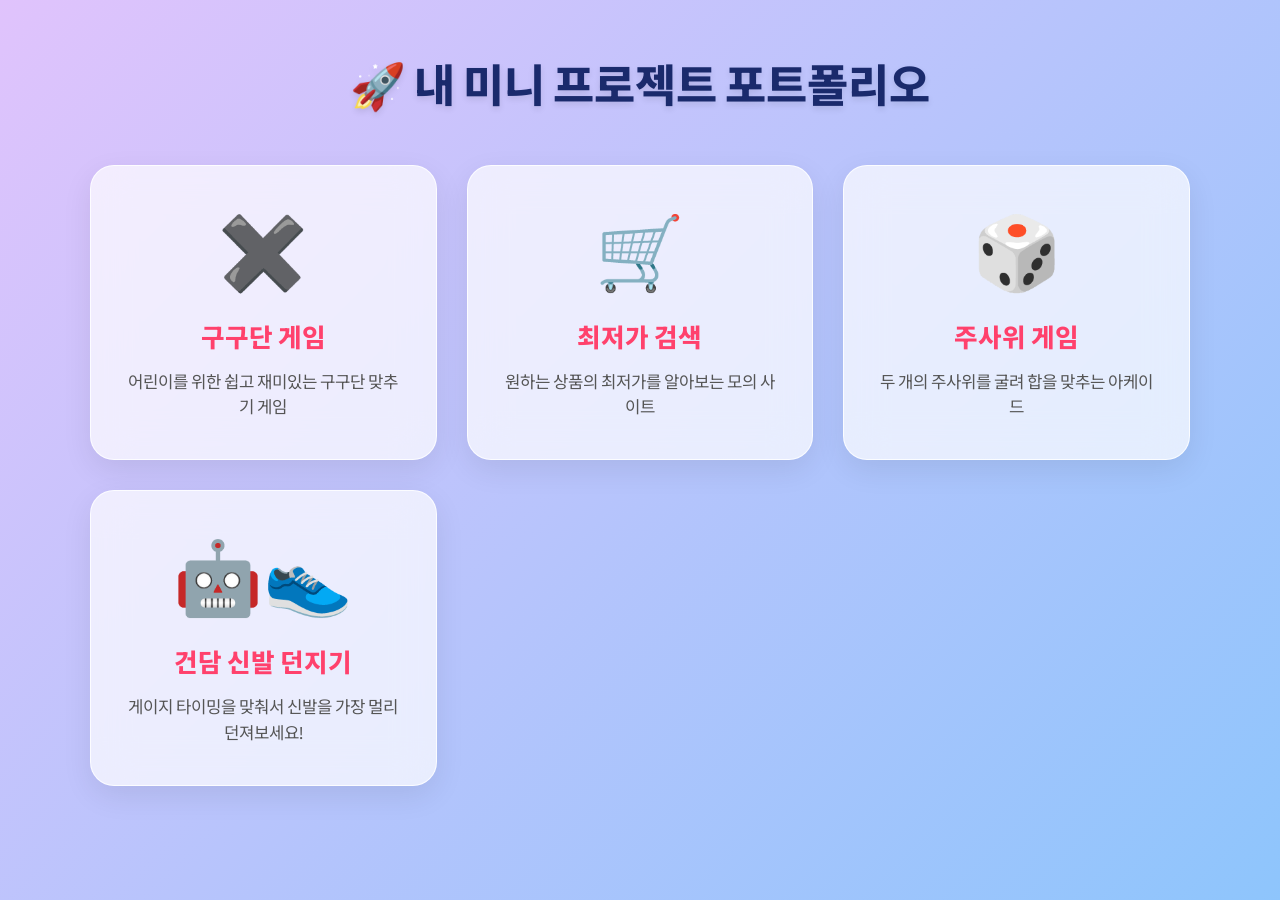
<file: index.html>
<!DOCTYPE html>
<html lang="ko">
<head>
    <meta charset="UTF-8">
    <meta name="viewport" content="width=device-width, initial-scale=1.0">
    <title>내 미니 프로젝트 모음</title>
    <style>
        @import url('https://fonts.googleapis.com/css2?family=Outfit:wght@400;600;800&family=Noto+Sans+KR:wght@400;700&display=swap');
        * { box-sizing: border-box; margin: 0; padding: 0; font-family: 'Outfit', 'Noto Sans KR', sans-serif; }
        body {
            background: linear-gradient(135deg, #e0c3fc 0%, #8ec5fc 100%);
            min-height: 100vh;
            display: flex;
            flex-direction: column;
            align-items: center;
            padding: 50px 20px;
            color: #333;
        }
        h1 {
            font-size: 2.8rem;
            margin-bottom: 50px;
            color: #1a2a6c;
            text-shadow: 0 3px 6px rgba(0,0,0,0.1);
            font-weight: 800;
        }
        .grid-container {
            display: grid;
            grid-template-columns: repeat(auto-fit, minmax(280px, 1fr));
            gap: 30px;
            width: 100%;
            max-width: 1100px;
        }
        .card {
            background: rgba(255, 255, 255, 0.7);
            backdrop-filter: blur(20px);
            border-radius: 24px;
            padding: 40px 30px;
            text-align: center;
            text-decoration: none;
            color: inherit;
            box-shadow: 0 10px 30px rgba(0,0,0,0.08);
            transition: all 0.4s cubic-bezier(0.175, 0.885, 0.32, 1.275);
            border: 1px solid rgba(255,255,255,0.8);
        }
        .card:hover {
            transform: translateY(-12px) scale(1.02);
            box-shadow: 0 20px 40px rgba(0,0,0,0.15);
            background: rgba(255, 255, 255, 0.9);
        }
        .card-icon {
            font-size: 4.5rem;
            margin-bottom: 20px;
        }
        .card-title {
            font-size: 1.6rem;
            font-weight: 800;
            margin-bottom: 15px;
            color: #FF416C;
        }
        .card-desc {
            font-size: 1.05rem;
            color: #555;
            line-height: 1.5;
        }
    </style>
</head>
<body>
    <h1>🚀 내 미니 프로젝트 포트폴리오</h1>
    <div class="grid-container">
        <a href="./gugudan/index.html" class="card">
            <div class="card-icon">✖️</div>
            <div class="card-title">구구단 게임</div>
            <div class="card-desc">어린이를 위한 쉽고 재미있는 구구단 맞추기 게임</div>
        </a>
        <a href="./최저가검색/index.html" class="card">
            <div class="card-icon">🛒</div>
            <div class="card-title">최저가 검색</div>
            <div class="card-desc">원하는 상품의 최저가를 알아보는 모의 사이트</div>
        </a>
        <a href="./dice/index.html" class="card">
            <div class="card-icon">🎲</div>
            <div class="card-title">주사위 게임</div>
            <div class="card-desc">두 개의 주사위를 굴려 합을 맞추는 아케이드</div>
        </a>
        <a href="./gundam-shoe/index.html" class="card">
            <div class="card-icon">🤖👟</div>
            <div class="card-title">건담 신발 던지기</div>
            <div class="card-desc">게이지 타이밍을 맞춰서 신발을 가장 멀리 던져보세요!</div>
        </a>
    </div>
</body>
</html>
</file>
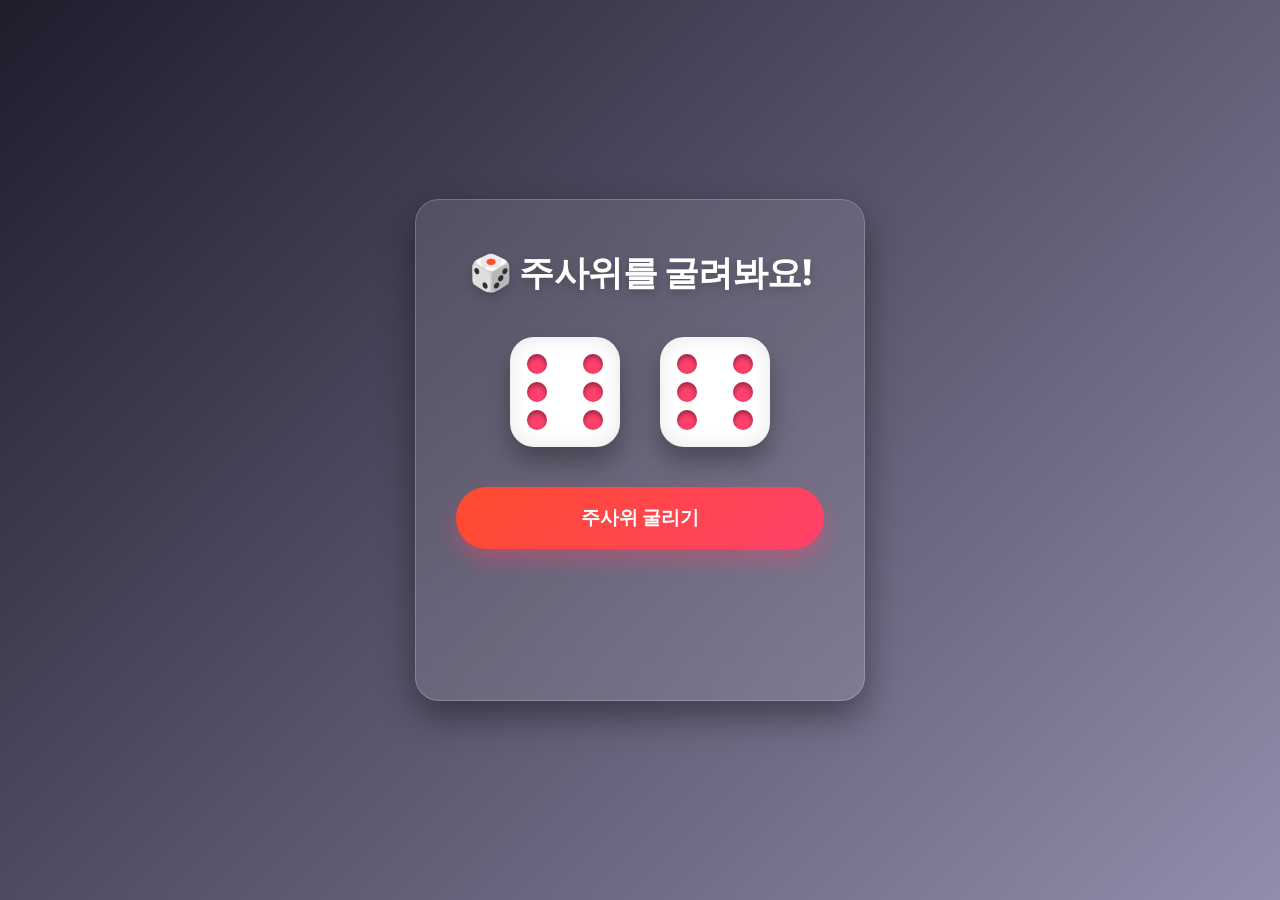
<file: dice/index.html>
<!DOCTYPE html>
<html lang="ko">
<head>
    <meta charset="UTF-8">
    <meta name="viewport" content="width=device-width, initial-scale=1.0">
    <title>주사위 게임</title>
    <meta name="description" content="두 개의 주사위를 굴리고 숫자의 합을 파악해 보세요!">
    <link rel="stylesheet" href="style.css">
</head>
<body>
    <main class="game-container">
        <h1>🎲 주사위를 굴려봐요!</h1>
        
        <div class="dice-wrapper">
            <div class="dice" id="dice1" aria-label="첫 번째 주사위" role="img">
                <!-- 주사위 눈이 스크립트를 통해 생성됩니다 -->
            </div>
            <div class="dice" id="dice2" aria-label="두 번째 주사위" role="img">
                <!-- 주사위 눈이 스크립트를 통해 생성됩니다 -->
            </div>
        </div>

        <button id="rollBtn">주사위 굴리기</button>
        
        <div id="result" class="result hidden" aria-live="polite">
            결과 대기 중...
        </div>
    </main>
    <script src="script.js"></script>
</body>
</html>
</file>
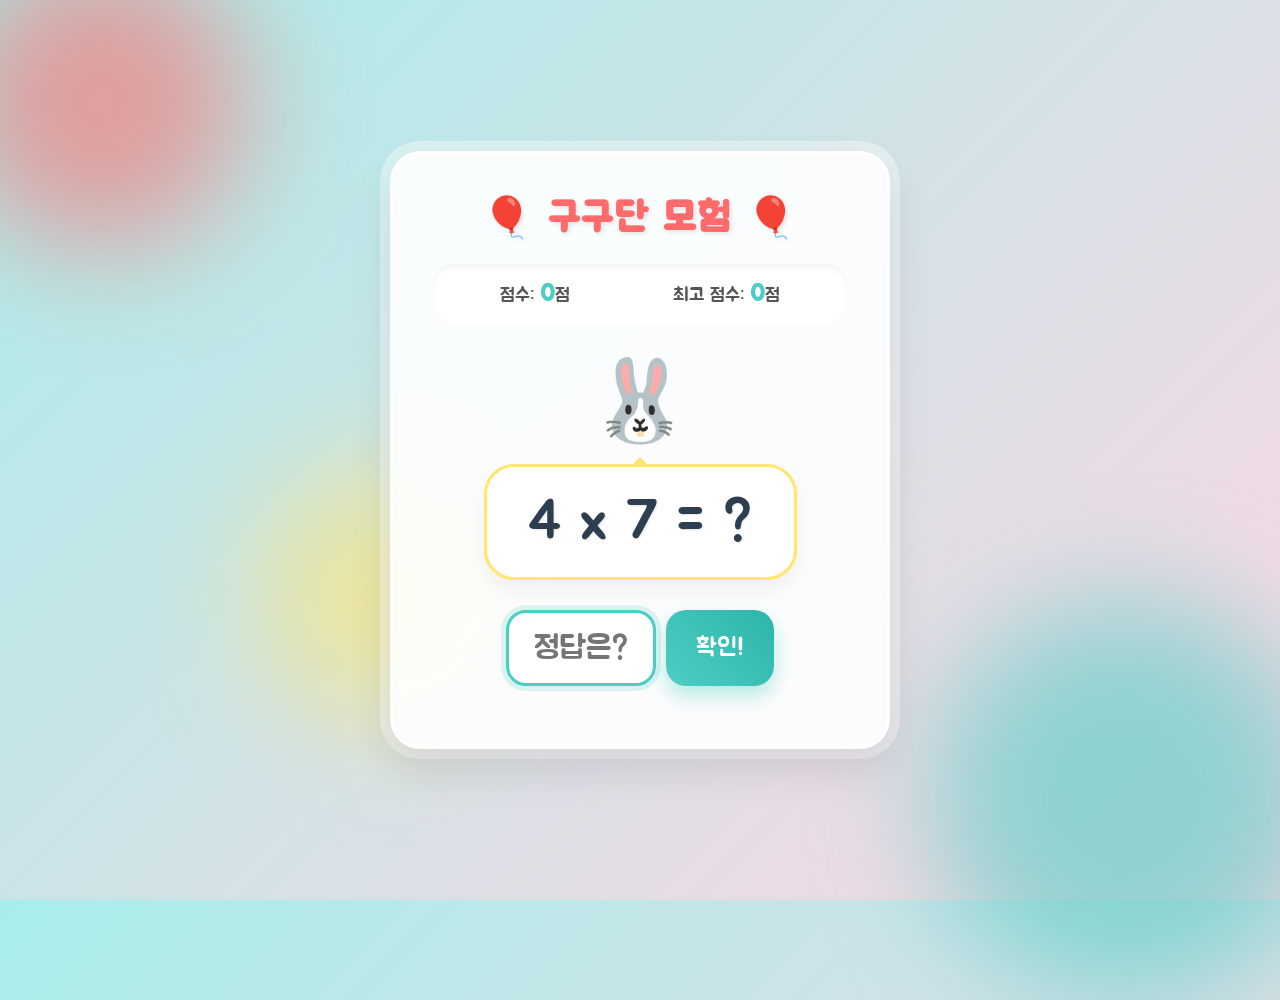
<file: gugudan/index.html>
<!DOCTYPE html>
<html lang="ko">
<head>
    <meta charset="UTF-8">
    <meta name="viewport" content="width=device-width, initial-scale=1.0">
    <title>재미있는 구구단 게임!</title>
    <meta name="description" content="초등학생들을 위한 구구단 연습 게임입니다. 귀여운 동물들과 함께 재미있게 구구단을 외워보세요!">
    <link rel="preconnect" href="https://fonts.googleapis.com">
    <link rel="preconnect" href="https://fonts.gstatic.com" crossorigin>
    <link href="https://fonts.googleapis.com/css2?family=Jua&display=swap" rel="stylesheet">
    <link rel="stylesheet" href="style.css">
</head>
<body>
    <div class="background-decor">
        <div class="circle circle-1"></div>
        <div class="circle circle-2"></div>
        <div class="circle circle-3"></div>
    </div>
    
    <div class="game-container">
        <header>
            <h1>🎈 구구단 모험 🎈</h1>
            <div class="score-board">
                <span>점수: <strong id="score">0</strong>점</span>
                <span>최고 점수: <strong id="high-score">0</strong>점</span>
            </div>
        </header>

        <main>
            <div class="question-container">
                <div class="animal-avatar" id="avatar">🐯</div>
                <div class="speech-bubble">
                    <span id="question" class="question-text">2 x 3 = ?</span>
                </div>
            </div>

            <div class="input-container">
                <input type="number" id="answer" autocomplete="off" placeholder="정답은?" autofocus>
                <button id="submit-btn" class="glow-button">확인!</button>
            </div>

            <div id="feedback" class="feedback-message hidden">
                <!-- 피드백 메시지가 여기에 나타납니다 -->
            </div>
        </main>
    </div>

    <script src="script.js"></script>
</body>
</html>
</file>
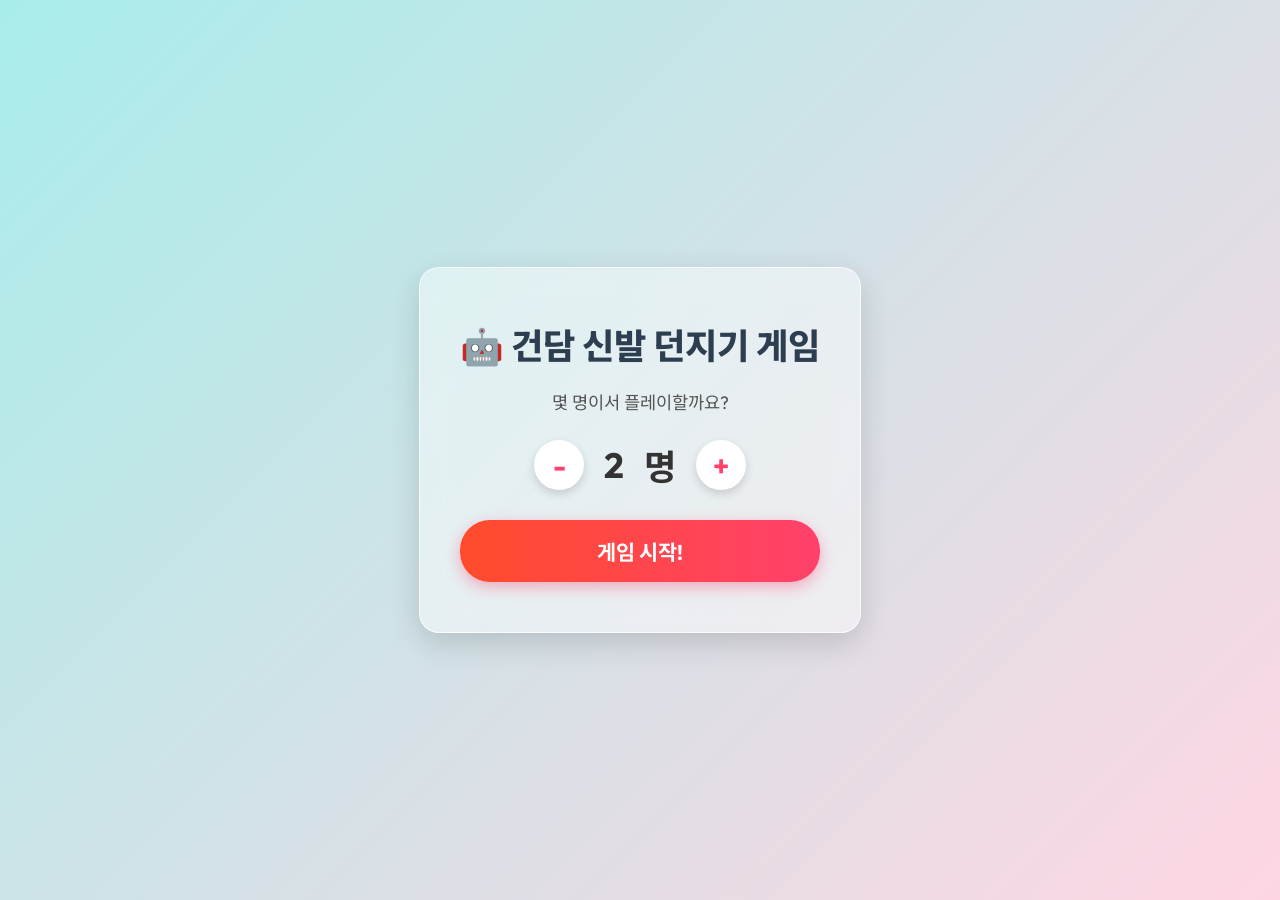
<file: gundam-shoe/index.html>
<!DOCTYPE html>
<html lang="ko">
<head>
    <meta charset="UTF-8">
    <meta name="viewport" content="width=device-width, initial-scale=1.0">
    <title>2등신 건담 신발 던지기 게임!</title>
    <link rel="stylesheet" href="style.css">
</head>
<body>
    <!-- 1. Intro Screen: 인원 설정 -->
    <div id="intro-screen" class="screen active">
        <div class="glass-card">
            <h1>🤖 건담 신발 던지기 게임</h1>
            <p>몇 명이서 플레이할까요?</p>
            <div class="player-input-group">
                <button id="minus-btn" class="circle-btn">-</button>
                <span id="player-count">2</span><span> 명</span>
                <button id="plus-btn" class="circle-btn">+</button>
            </div>
            <button id="start-btn" class="primary-btn">게임 시작!</button>
        </div>
    </div>

    <!-- 2. Main Game Screen: 실제 게임 화면 -->
    <div id="game-screen" class="screen">
        <div class="top-bar">
            <span id="turn-indicator">플레이어 1 차례</span>
        </div>
        
        <div class="game-area">
            <div class="gundam-container">
                <img src="gundam.png" id="gundam-img" alt="SD 건담">
                <img src="shoe.png" id="shoe-img" alt="신발">
            </div>
            
            <div class="distance-marker hidden" id="distance-marker">
                <span id="distance-text">0m</span>
            </div>
            
            <div class="gauge-container">
                <div class="gauge-bar">
                    <div id="gauge-fill" class="gauge-fill"></div>
                </div>
                <!-- 노란색 목표 구역 (타이밍 맞추기) -->
                <div class="target-zone"></div>
            </div>
        </div>

        <div class="bottom-controls">
            <button id="action-btn" class="primary-btn"> 파워 충전 중... 누르세요!</button>
            <p class="guide-text">게이지가 우측의 노란색 구역에 올 때 타이밍을 맞춰서 클릭하세요!</p>
        </div>
    </div>

    <!-- 3. Result Screen: 승자 순위표 -->
    <div id="result-screen" class="screen">
        <div class="glass-card result-card">
            <h1>🏆 게임 결과</h1>
            <div id="ranking-list" class="ranking-list">
                <!-- Javascript 안에서 동적으로 추가 -->
            </div>
            <button id="restart-btn" class="primary-btn">다시 하기</button>
        </div>
    </div>

    <script src="script.js"></script>
</body>
</html>
</file>
<file: dice/style.css>
/* 폰트 설정: 깨끗하고 모던한 느낌을 주는 Outfit 폰트를 사용 */
@import url('https://fonts.googleapis.com/css2?family=Outfit:wght@400;600;800&display=swap');

* {
    box-sizing: border-box;
    margin: 0;
    padding: 0;
    font-family: 'Outfit', 'Pretendard', sans-serif;
}

body {
    /* 트렌디하고 화려한 그라디언트 배경 */
    background: linear-gradient(135deg, #1f1c2c 0%, #928DAB 100%);
    min-height: 100vh;
    display: flex;
    justify-content: center;
    align-items: center;
    color: #fff;
    overflow: hidden;
}

/* Glassmorphism 메인 카드 컨테이너 */
.game-container {
    background: rgba(255, 255, 255, 0.1);
    backdrop-filter: blur(20px);
    -webkit-backdrop-filter: blur(20px);
    border-radius: 24px;
    padding: 50px 40px;
    text-align: center;
    box-shadow: 0 15px 35px rgba(0, 0, 0, 0.4);
    border: 1px solid rgba(255, 255, 255, 0.2);
    width: 90%;
    max-width: 450px;
    display: flex;
    flex-direction: column;
    align-items: center;
}

h1 {
    font-size: 2.2rem;
    margin-bottom: 40px;
    font-weight: 800;
    letter-spacing: -0.5px;
    text-shadow: 0 4px 10px rgba(0, 0, 0, 0.2);
}

.dice-wrapper {
    display: flex;
    justify-content: center;
    gap: 40px;
    margin-bottom: 40px;
}

/* 주사위 본체 스타일 개선 */
.dice {
    width: 110px;
    height: 110px;
    background: #fff;
    border-radius: 24px;
    box-shadow: 
        inset 0 0 20px rgba(0, 0, 0, 0.1), 
        0 15px 25px rgba(0, 0, 0, 0.3);
    display: grid;
    /* 3x3 그리드로 주사위 눈 배치 환경 조성 */
    grid-template-areas:
        "a b c"
        "d e f"
        "g h i";
    grid-template-rows: repeat(3, 1fr);
    grid-template-columns: repeat(3, 1fr);
    padding: 15px;
    gap: 3px;
    transform-style: preserve-3d;
    transition: transform 0.2s cubic-bezier(0.175, 0.885, 0.32, 1.275);
}

/* 주사위 눈 스타일 */
.dot {
    background: #FF416C;
    border-radius: 50%;
    /* 입체감을 위한 내부 그림자 */
    box-shadow: inset 0 3px 5px rgba(0, 0, 0, 0.4);
    place-self: center;
    width: 20px;
    height: 20px;
}

/* 주사위 눈 위치 영역 매핑 */
.dot-a { grid-area: a; }
.dot-b { grid-area: b; }
.dot-c { grid-area: c; }
.dot-d { grid-area: d; }
.dot-e { grid-area: e; }
.dot-f { grid-area: f; }
.dot-g { grid-area: g; }
.dot-h { grid-area: h; }
.dot-i { grid-area: i; }

/* 주사위 굴리는 애니메이션 */
.rolling {
    animation: rollDice 0.6s cubic-bezier(0.455, 0.03, 0.515, 0.955) infinite;
}

@keyframes rollDice {
    0% { transform: rotate(0deg) scale(1) translateY(0); }
    25% { transform: rotate(-25deg) scale(1.1) translateY(-20px); }
    50% { transform: rotate(25deg) scale(1.05) translateY(-5px); }
    75% { transform: rotate(-15deg) scale(1.1) translateY(-15px); }
    100% { transform: rotate(0deg) scale(1) translateY(0); }
}

button {
    background: linear-gradient(135deg, #FF4B2B 0%, #FF416C 100%);
    border: none;
    color: white;
    padding: 18px 40px;
    font-size: 1.2rem;
    font-weight: 800;
    border-radius: 50px;
    cursor: pointer;
    box-shadow: 0 10px 20px rgba(255, 65, 108, 0.4);
    transition: all 0.3s cubic-bezier(0.175, 0.885, 0.32, 1.275);
    width: 100%;
}

button:hover {
    transform: translateY(-5px) scale(1.02);
    box-shadow: 0 15px 30px rgba(255, 65, 108, 0.6);
}

button:active {
    transform: translateY(2px) scale(0.98);
    box-shadow: 0 5px 10px rgba(255, 65, 108, 0.4);
}

button:disabled {
    background: #a8a8a8;
    box-shadow: none;
    cursor: not-allowed;
    transform: none;
}

.result {
    margin-top: 30px;
    font-size: 1.6rem;
    font-weight: 800;
    background: rgba(0, 0, 0, 0.25);
    padding: 18px 30px;
    border-radius: 16px;
    transition: all 0.4s ease;
    opacity: 1;
    transform: translateY(0);
    width: 100%;
}

.result.hidden {
    opacity: 0;
    transform: translateY(20px);
    pointer-events: none;
}

.highlight {
    color: #ffd700;
    font-size: 2.2rem;
    text-shadow: 0 2px 5px rgba(0,0,0,0.5);
}
</file>
<file: gugudan/style.css>
:root {
    --primary-color: #ff6b6b;
    --secondary-color: #4ecdc4;
    --accent-color: #ffe66d;
    --background-c: #f7fff7;
    --text-color: #2c3e50;
    --card-bg: rgba(255, 255, 255, 0.9);
}

* {
    box-sizing: border-box;
    margin: 0;
    padding: 0;
}

body {
    font-family: 'Jua', sans-serif;
    background: linear-gradient(135deg, #a8edea 0%, #fed6e3 100%);
    color: var(--text-color);
    display: flex;
    justify-content: center;
    align-items: center;
    min-height: 100vh;
    overflow: hidden;
    position: relative;
}

/* Background Decorations (Glassmorphism blobs) */
.background-decor {
    position: absolute;
    width: 100%;
    height: 100%;
    z-index: 0;
    pointer-events: none;
}

.circle {
    position: absolute;
    border-radius: 50%;
    filter: blur(60px);
    opacity: 0.6;
    animation: float 10s infinite ease-in-out alternate;
}

.circle-1 {
    width: 300px;
    height: 300px;
    background: var(--primary-color);
    top: -50px;
    left: -50px;
}

.circle-2 {
    width: 400px;
    height: 400px;
    background: var(--secondary-color);
    bottom: -100px;
    right: -50px;
    animation-delay: -3s;
}

.circle-3 {
    width: 250px;
    height: 250px;
    background: var(--accent-color);
    bottom: 20%;
    left: 20%;
    animation-delay: -6s;
}

@keyframes float {
    0% { transform: translateY(0) scale(1); }
    100% { transform: translateY(-30px) scale(1.1); }
}

.game-container {
    background: var(--card-bg);
    backdrop-filter: blur(10px);
    border-radius: 30px;
    padding: 40px;
    box-shadow: 0 20px 40px rgba(0,0,0,0.1), 0 0 0 10px rgba(255,255,255,0.4);
    width: 90%;
    max-width: 500px;
    z-index: 1;
    text-align: center;
    position: relative;
    border: 3px solid rgba(255, 255, 255, 0.8);
}

header h1 {
    font-size: 2.5rem;
    color: var(--primary-color);
    margin-bottom: 20px;
    text-shadow: 2px 2px 4px rgba(0,0,0,0.1);
    letter-spacing: 2px;
}

.score-board {
    display: flex;
    justify-content: space-around;
    background: #fff;
    padding: 15px;
    border-radius: 20px;
    box-shadow: inset 0 3px 6px rgba(0,0,0,0.05);
    margin-bottom: 30px;
    font-size: 1.2rem;
    color: #555;
}

.score-board strong {
    color: var(--secondary-color);
    font-size: 1.5rem;
}

.question-container {
    display: flex;
    flex-direction: column;
    align-items: center;
    margin-bottom: 30px;
}

.animal-avatar {
    font-size: 5rem;
    margin-bottom: 10px;
    animation: bounce 2s infinite;
}

@keyframes bounce {
    0%, 100% { transform: translateY(0); }
    50% { transform: translateY(-10px); }
}

.speech-bubble {
    background: #fff;
    padding: 20px 40px;
    border-radius: 30px;
    position: relative;
    box-shadow: 0 10px 20px rgba(0,0,0,0.05);
    border: 3px solid var(--accent-color);
}

.speech-bubble::before {
    content: '';
    position: absolute;
    top: -20px;
    left: 50%;
    transform: translateX(-50%);
    border-width: 10px;
    border-style: solid;
    border-color: transparent transparent var(--accent-color) transparent;
}

.question-text {
    font-size: 3.5rem;
    color: var(--text-color);
    text-shadow: 1px 1px 2px rgba(0,0,0,0.1);
}

.input-container {
    display: flex;
    gap: 10px;
    justify-content: center;
    margin-bottom: 20px;
}

input[type="number"] {
    width: 150px;
    padding: 15px;
    font-size: 2rem;
    border: 3px solid #eee;
    border-radius: 20px;
    text-align: center;
    font-family: 'Jua', sans-serif;
    color: var(--text-color);
    outline: none;
    transition: all 0.3s;
    box-shadow: inset 0 3px 6px rgba(0,0,0,0.05);
}

input[type="number"]:focus {
    border-color: var(--secondary-color);
    box-shadow: 0 0 0 5px rgba(78, 205, 196, 0.2);
}

/* Chrome, Safari, Edge, Opera 숨기기 (넘버 input 화살표) */
input::-webkit-outer-spin-button,
input::-webkit-inner-spin-button {
  -webkit-appearance: none;
  margin: 0;
}
input[type=number] {
  -moz-appearance: textfield;
}

.glow-button {
    background: linear-gradient(45deg, var(--secondary-color), #2db5a9);
    color: white;
    border: none;
    padding: 15px 30px;
    font-size: 1.5rem;
    border-radius: 20px;
    cursor: pointer;
    font-family: 'Jua', sans-serif;
    box-shadow: 0 10px 20px rgba(78, 205, 196, 0.4);
    transition: all 0.2s;
}

.glow-button:hover {
    transform: translateY(-3px) scale(1.05);
    box-shadow: 0 15px 25px rgba(78, 205, 196, 0.6);
}

.glow-button:active {
    transform: translateY(2px);
    box-shadow: 0 5px 10px rgba(78, 205, 196, 0.4);
}

.feedback-message {
    font-size: 1.5rem;
    padding: 15px;
    border-radius: 15px;
    margin-top: 20px;
    animation: popIn 0.5s cubic-bezier(0.175, 0.885, 0.32, 1.275);
}

@keyframes popIn {
    0% { transform: scale(0.5); opacity: 0; }
    100% { transform: scale(1); opacity: 1; }
}

.feedback-message.hidden {
    display: none;
}

.feedback-success {
    background-color: rgba(78, 205, 196, 0.2);
    color: #2db5a9;
    border: 2px solid var(--secondary-color);
}

.feedback-error {
    background-color: rgba(255, 107, 107, 0.2);
    color: #e63946;
    border: 2px solid var(--primary-color);
}

/* 칭찬 애니메이션 (별가루) 용 */
.confetti {
    position: absolute;
    width: 10px;
    height: 10px;
    background-color: #f2d74e;
    z-index: 10;
}
</file>
<file: gundam-shoe/style.css>
/* 모던한 아케이드 감성의 폰트 및 디자인 요소 매핑 */
@import url('https://fonts.googleapis.com/css2?family=Outfit:wght@400;600;800&family=Noto+Sans+KR:wght@400;700&display=swap');

* {
    box-sizing: border-box;
    margin: 0;
    padding: 0;
    font-family: 'Outfit', 'Noto Sans KR', sans-serif;
}

body {
    /* 하늘과 바닥 같은 느낌을 주는 부드러운 배경색 */
    background: linear-gradient(135deg, #a8edea 0%, #fed6e3 100%);
    min-height: 100vh;
    display: flex;
    justify-content: center;
    align-items: center;
    color: #333;
    overflow: hidden; /* 신발이 화면 밖으로 날아갈 때의 스크롤바 방지 */
}

/* 각각의 화면(Intro, Game, Result) 공통 스타일 설정 */
.screen {
    display: none;
    width: 100%;
    height: 100vh;
    position: absolute;
    top: 0;
    left: 0;
}

.screen.active {
    display: flex;
    justify-content: center;
    align-items: center;
    flex-direction: column;
}

/* 공통 Glassmorphism 스타일 */
.glass-card {
    background: rgba(255, 255, 255, 0.45);
    backdrop-filter: blur(15px);
    border-radius: 20px;
    padding: 50px 40px;
    text-align: center;
    box-shadow: 0 10px 30px rgba(0,0,0,0.15);
    border: 1px solid rgba(255,255,255,0.7);
    min-width: 380px;
}

h1 {
    font-size: 2.2rem;
    margin-bottom: 20px;
    color: #2c3e50;
    font-weight: 800;
}

p {
    margin-bottom: 25px;
    font-size: 1.1rem;
    color: #555;
}

/* 인원수 조절 영역 */
.player-input-group {
    display: flex;
    align-items: center;
    justify-content: center;
    gap: 20px;
    margin-bottom: 30px;
    font-size: 2.2rem;
    font-weight: bold;
}

.circle-btn {
    width: 50px;
    height: 50px;
    border-radius: 50%;
    border: none;
    background: #fff;
    color: #FF416C;
    font-size: 1.8rem;
    font-weight: bold;
    cursor: pointer;
    box-shadow: 0 4px 10px rgba(0,0,0,0.15);
    transition: transform 0.2s, background 0.2s;
}

.circle-btn:hover {
    transform: scale(1.1);
    background: #FF416C;
    color: #fff;
}

/* 핵심 메인 버튼 */
.primary-btn {
    background: linear-gradient(to right, #FF4B2B, #FF416C);
    border: none;
    color: white;
    padding: 16px 30px;
    font-size: 1.3rem;
    font-weight: 700;
    border-radius: 30px;
    cursor: pointer;
    box-shadow: 0 5px 15px rgba(255, 65, 108, 0.4);
    transition: all 0.3s ease;
    width: 100%;
}

.primary-btn:hover:not(:disabled) {
    transform: translateY(-5px);
    box-shadow: 0 10px 25px rgba(255, 65, 108, 0.6);
}

.primary-btn:disabled {
    background: #aaa;
    box-shadow: none;
    cursor: not-allowed;
}

/* 게임 플레이 화면 UI 구성 */
.top-bar {
    position: absolute;
    top: 30px;
    left: 30px;
    background: rgba(255, 255, 255, 0.9);
    padding: 12px 25px;
    border-radius: 30px;
    font-size: 1.4rem;
    font-weight: 800;
    color: #FF416C;
    box-shadow: 0 4px 15px rgba(0,0,0,0.15);
}

.game-area {
    position: relative;
    width: 100%;
    height: 60vh;
    display: flex;
    align-items: flex-end;
    padding: 0 50px;
    border-bottom: 8px solid #8e44ad; /* 가상의 땅 속성 부여 */
}

/* 건담과 신발 컨테이너 공간 */
.gundam-container {
    position: relative;
    width: 180px;
    height: 220px;
    margin-bottom: 15px;
    z-index: 10;
}

#gundam-img {
    width: 100%;
    height: 100%;
    object-fit: contain;
    /* 숨쉬기 등의 가벼운 무한 애니메이션 */
    animation: float 2.5s ease-in-out infinite;
}

/* 건담 이미지를 살짝 떠오르게 */
@keyframes float {
    0%, 100% { transform: translateY(0); }
    50% { transform: translateY(-10px); }
}

/* 건담 발차기 액션 용 */
.kick {
    animation: kickAnim 0.3s ease !important;
}

@keyframes kickAnim {
    0% { transform: rotate(0deg) scale(1) translateX(0); }
    50% { transform: rotate(15deg) scale(1.05) translateX(15px); }
    100% { transform: rotate(0deg) scale(1) translateX(0); }
}

/* 신발(Object) */
#shoe-img {
    position: absolute;
    width: 60px;
    height: 60px;
    object-fit: contain;
    bottom: 20px;
    left: 100px; /* 건담 옆쪽으로 배치 */
    /* 트랜지션은 스크립트에서 순간 할당하여 포물선을 구현 */
}

/* 타이밍 측정 게이지바 구역 */
.gauge-container {
    position: absolute;
    bottom: 50px;
    left: 50%;
    transform: translateX(-50%);
    width: 400px;
    height: 35px;
    background: rgba(255, 255, 255, 0.7);
    border-radius: 20px;
    border: 3px solid #fff;
    overflow: hidden;
    box-shadow: inset 0 3px 5px rgba(0,0,0,0.1);
}

.gauge-bar {
    width: 100%;
    height: 100%;
    position: relative;
}

.gauge-fill {
    height: 100%;
    width: 0%;
    background: linear-gradient(90deg, #4facfe 0%, #00f2fe 50%, #f093fb 100%);
    transition: width 0.05s linear;
}

.target-zone {
    position: absolute;
    top: 0;
    right: 15%; /* Best 점수가 나오는 노란색 타이밍 범주 */
    width: 12%;
    height: 100%;
    background: rgba(255, 215, 0, 0.6);
    border-left: 2px solid gold;
    border-right: 2px solid gold;
    z-index: 5;
}

.bottom-controls {
    position: absolute;
    bottom: 6%;
    width: 100%;
    text-align: center;
    padding: 0 20px;
    display: flex;
    flex-direction: column;
    align-items: center;
}

#action-btn {
    max-width: 500px;
}

.guide-text {
    margin-top: 15px;
    font-size: 1rem;
    color: #444;
    font-weight: bold;
}

/* 신발 낙하 지점 마커 */
.distance-marker {
    position: absolute;
    bottom: 0px;
    font-size: 1.8rem;
    font-weight: 800;
    color: #fff;
    background: #8e44ad;
    padding: 8px 15px;
    border-radius: 12px 12px 0 0;
    transition: all 0.3s;
    box-shadow: 0 -4px 10px rgba(0,0,0,0.2);
    z-index: 5;
}

.hidden {
    display: none !important;
}

/* 결과창 순위 목록 */
.ranking-list {
    margin-bottom: 30px;
    text-align: left;
    max-height: 300px;
    overflow-y: auto;
    padding: 10px;
}

/* 커스텀 스크롤바 */
.ranking-list::-webkit-scrollbar { width: 8px; }
.ranking-list::-webkit-scrollbar-thumb { background: #ccc; border-radius: 4px; }

.rank-item {
    background: rgba(255,255,255,0.85);
    margin-bottom: 12px;
    padding: 18px 25px;
    border-radius: 15px;
    display: flex;
    justify-content: space-between;
    font-weight: 700;
    font-size: 1.2rem;
    box-shadow: 0 4px 10px rgba(0,0,0,0.05);
}

.rank-item.winner {
    background: #FFD700;
    color: #333;
    transform: scale(1.05);
    box-shadow: 0 8px 20px rgba(255,215,0,0.5);
    border: 2px solid #fff;
}
</file>
